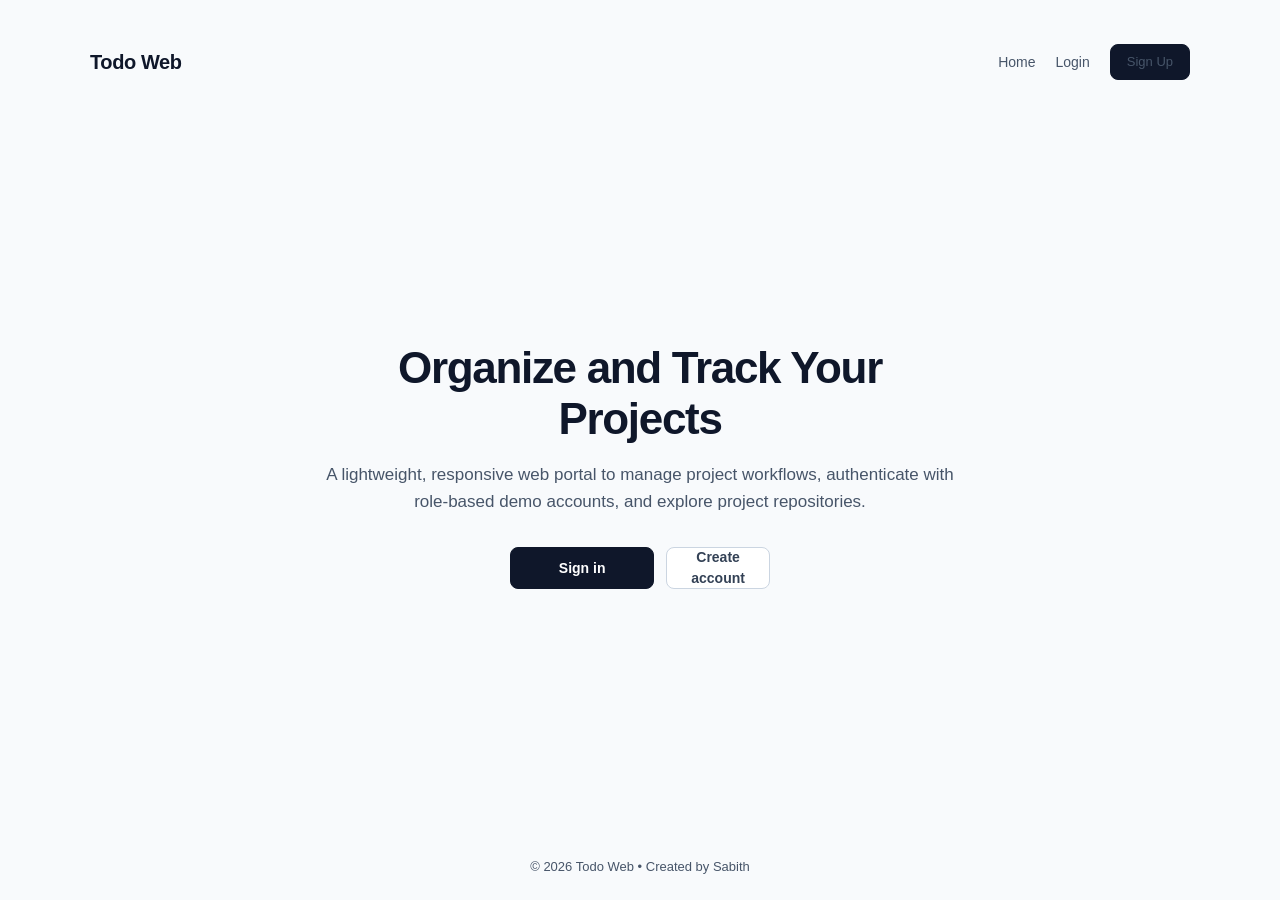
<file: index.html>
<!DOCTYPE html>
<html lang="en">
<head>
    <meta charset="UTF-8">
    <meta name="viewport" content="width=device-width, initial-scale=1.0">
    <title>Todo Web - Task Management Platform</title>
    <meta name="description" content="A modern task management platform that helps you plan, track, and complete your work efficiently.">
    <link rel="stylesheet" href="style.css">
    <style>
        .landing-header {
            width: 100%;
            max-width: 1100px;
            display: flex;
            justify-content: space-between;
            align-items: center;
            padding: 20px 0;
        }

        .landing-logo {
            font-size: 20px;
            font-weight: 700;
            color: var(--text-main);
            text-decoration: none;
            letter-spacing: -0.02em;
        }

        .landing-nav {
            display: flex;
            align-items: center;
            gap: 20px;
        }

        .landing-nav a {
            text-decoration: none;
            font-size: 14px;
            font-weight: 500;
            color: var(--text-secondary);
            transition: color 0.15s ease;
        }

        .landing-nav a:hover {
            color: var(--text-main);
        }

        .landing-hero {
            flex: 1;
            display: flex;
            flex-direction: column;
            align-items: center;
            justify-content: center;
            text-align: center;
            max-width: 680px;
            padding: 60px 16px;
            margin: auto;
        }

        .landing-hero h1 {
            font-size: 44px;
            font-weight: 800;
            color: var(--text-main);
            line-height: 1.15;
            letter-spacing: -0.03em;
            margin-bottom: 16px;
        }

        .landing-hero p {
            font-size: 17px;
            color: var(--text-secondary);
            line-height: 1.6;
            margin-bottom: 32px;
        }

        .hero-cta-group {
            display: flex;
            gap: 12px;
            justify-content: center;
        }

        @media (max-width: 640px) {
            .landing-hero h1 {
                font-size: 32px;
            }
            .landing-hero p {
                font-size: 15px;
            }
            .hero-cta-group {
                flex-direction: column;
                width: 100%;
            }
            .hero-cta-group .btn {
                width: 100%;
            }
        }
    </style>
</head>
<body>

    <header class="landing-header">
        <a href="index.html" class="landing-logo">Todo Web</a>
        <nav class="landing-nav" aria-label="Main Navigation">
            <a href="index.html">Home</a>
            <a href="login.html">Login</a>
            <a href="create.html" class="btn btn-primary" style="height: 36px; padding: 0 16px; font-size: 13px;">Sign Up</a>
        </nav>
    </header>

    <main class="landing-hero">
        <h1>Organize and Track Your Projects</h1>
        <p>
            A lightweight, responsive web portal to manage project workflows,
            authenticate with role-based demo accounts, and explore project repositories.
        </p>

        <div class="hero-cta-group">
            <a href="login.html" class="btn btn-primary" style="padding: 0 24px;">Sign in</a>
            <a href="create.html" class="btn btn-secondary" style="padding: 0 24px;">Create account</a>
        </div>
    </main>

    <footer class="auth-footer" style="margin-top: auto; padding-top: 24px;">
        <p>&copy; 2026 Todo Web • Created by Sabith</p>
    </footer>

</body>
</html>
</file>
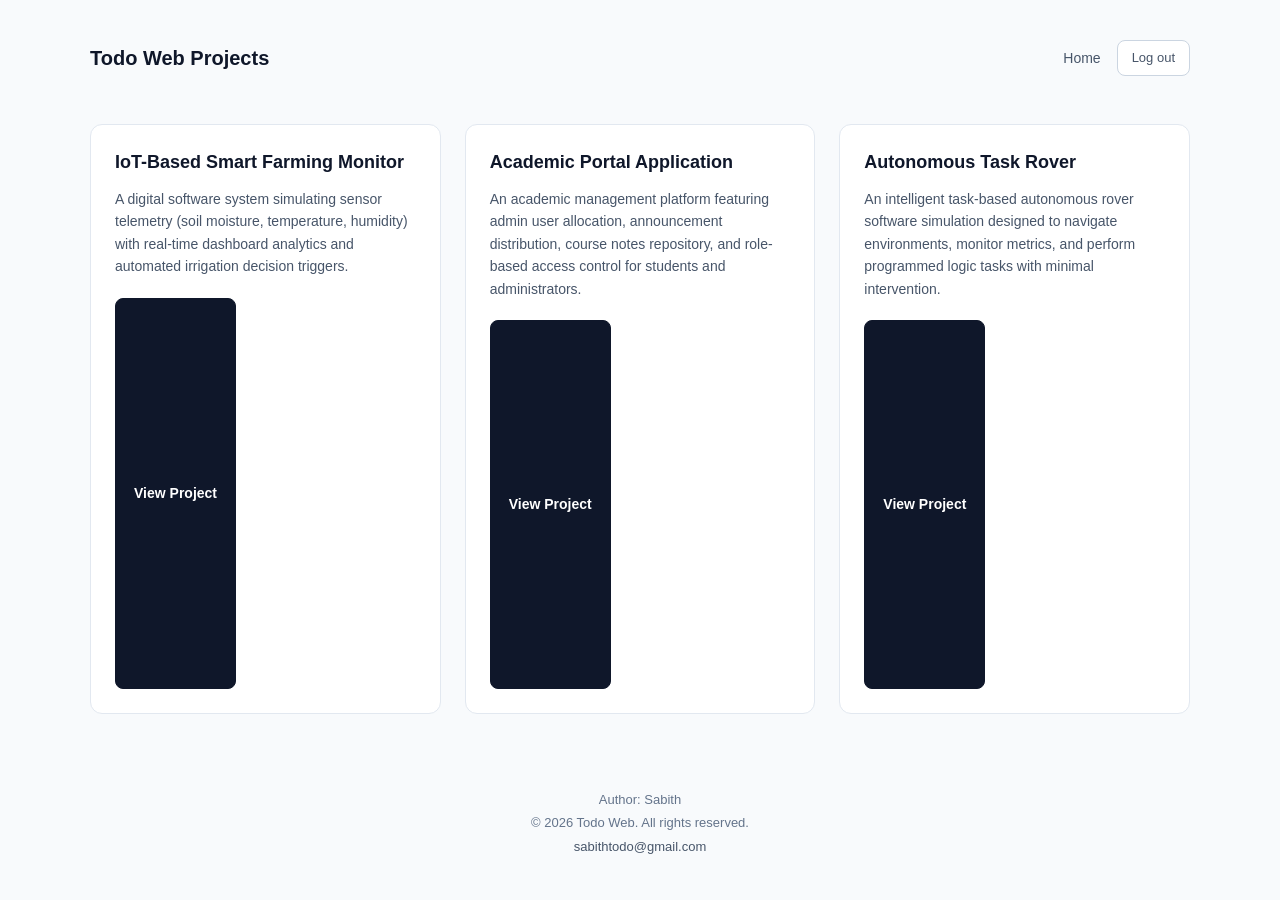
<file: container.html>
<!DOCTYPE html>
<html lang="en">
<head>
    <meta charset="UTF-8">
    <meta name="viewport" content="width=device-width, initial-scale=1.0">
    <title>Projects Dashboard - Todo Web</title>
    <meta name="description" content="Dashboard displaying projects and portfolio modules.">
    <link rel="stylesheet" href="style.css">
    <style>
        .dashboard-header {
            width: 100%;
            max-width: 1100px;
            display: flex;
            justify-content: space-between;
            align-items: center;
            padding: 16px 0;
            margin-bottom: 32px;
        }

        .dashboard-brand {
            font-size: 20px;
            font-weight: 700;
            color: var(--text-main);
        }

        .dashboard-nav {
            display: flex;
            align-items: center;
            gap: 16px;
        }

        .dashboard-nav a {
            text-decoration: none;
            font-size: 14px;
            font-weight: 500;
            color: var(--text-secondary);
            transition: color 0.15s ease;
        }

        .dashboard-nav a:hover {
            color: var(--text-main);
        }

        .dashboard-container {
            width: 100%;
            max-width: 1100px;
            display: grid;
            grid-template-columns: repeat(auto-fill, minmax(320px, 1fr));
            gap: 24px;
            flex: 1;
        }

        .project-card {
            background-color: var(--bg-surface);
            border: 1px solid var(--border-subtle);
            border-radius: var(--radius-panel);
            padding: 24px;
            display: flex;
            flex-direction: column;
            justify-content: space-between;
        }

        .project-card h3 {
            font-size: 18px;
            font-weight: 600;
            color: var(--text-main);
            margin-bottom: 12px;
        }

        .project-card p {
            font-size: 14px;
            color: var(--text-secondary);
            line-height: 1.6;
            margin-bottom: 20px;
            flex: 1;
        }

        .project-card .btn {
            align-self: flex-start;
            padding: 0 18px;
        }

        .dashboard-footer {
            width: 100%;
            max-width: 1100px;
            text-align: center;
            padding: 32px 0 16px;
            margin-top: 40px;
            font-size: 13px;
            color: var(--text-muted);
        }

        .dashboard-footer p {
            margin: 4px 0;
        }

        .dashboard-footer a {
            color: var(--text-secondary);
            text-decoration: none;
        }

        .dashboard-footer a:hover {
            text-decoration: underline;
        }
    </style>
</head>
<body>

    <header class="dashboard-header">
        <div class="dashboard-brand">Todo Web Projects</div>
        <nav class="dashboard-nav" aria-label="Dashboard navigation">
            <a href="index.html">Home</a>
            <a href="login.html" class="btn btn-secondary" style="height: 36px; padding: 0 14px; font-size: 13px;">Log out</a>
        </nav>
    </header>

    <main class="dashboard-container">
        <!-- Project 1 -->
        <article class="project-card">
            <div>
                <h3>IoT-Based Smart Farming Monitor</h3>
                <p>A digital software system simulating sensor telemetry (soil moisture, temperature, humidity) with real-time dashboard analytics and automated irrigation decision triggers.</p>
            </div>
            <a href="https://github.com/sabith-todo/IOT-Based-smart-farming-monitor" target="_blank" rel="noopener noreferrer" class="btn btn-primary">
                View Project
            </a>
        </article>

        <!-- Project 2 -->
        <article class="project-card">
            <div>
                <h3>Academic Portal Application</h3>
                <p>An academic management platform featuring admin user allocation, announcement distribution, course notes repository, and role-based access control for students and administrators.</p>
            </div>
            <a href="https://github.com/sabith-todo/App-" target="_blank" rel="noopener noreferrer" class="btn btn-primary">
                View Project
            </a>
        </article>

        <!-- Project 3 -->
        <article class="project-card">
            <div>
                <h3>Autonomous Task Rover</h3>
                <p>An intelligent task-based autonomous rover software simulation designed to navigate environments, monitor metrics, and perform programmed logic tasks with minimal intervention.</p>
            </div>
            <a href="https://github.com/sabith-todo/reaction" target="_blank" rel="noopener noreferrer" class="btn btn-primary">
                View Project
            </a>
        </article>
    </main>

    <footer class="dashboard-footer">
        <p>Author: Sabith</p>
        <p>&copy; 2026 Todo Web. All rights reserved.</p>
        <p><a href="mailto:sabithtodo@gmail.com">sabithtodo@gmail.com</a></p>
    </footer>

</body>
</html>
</file>
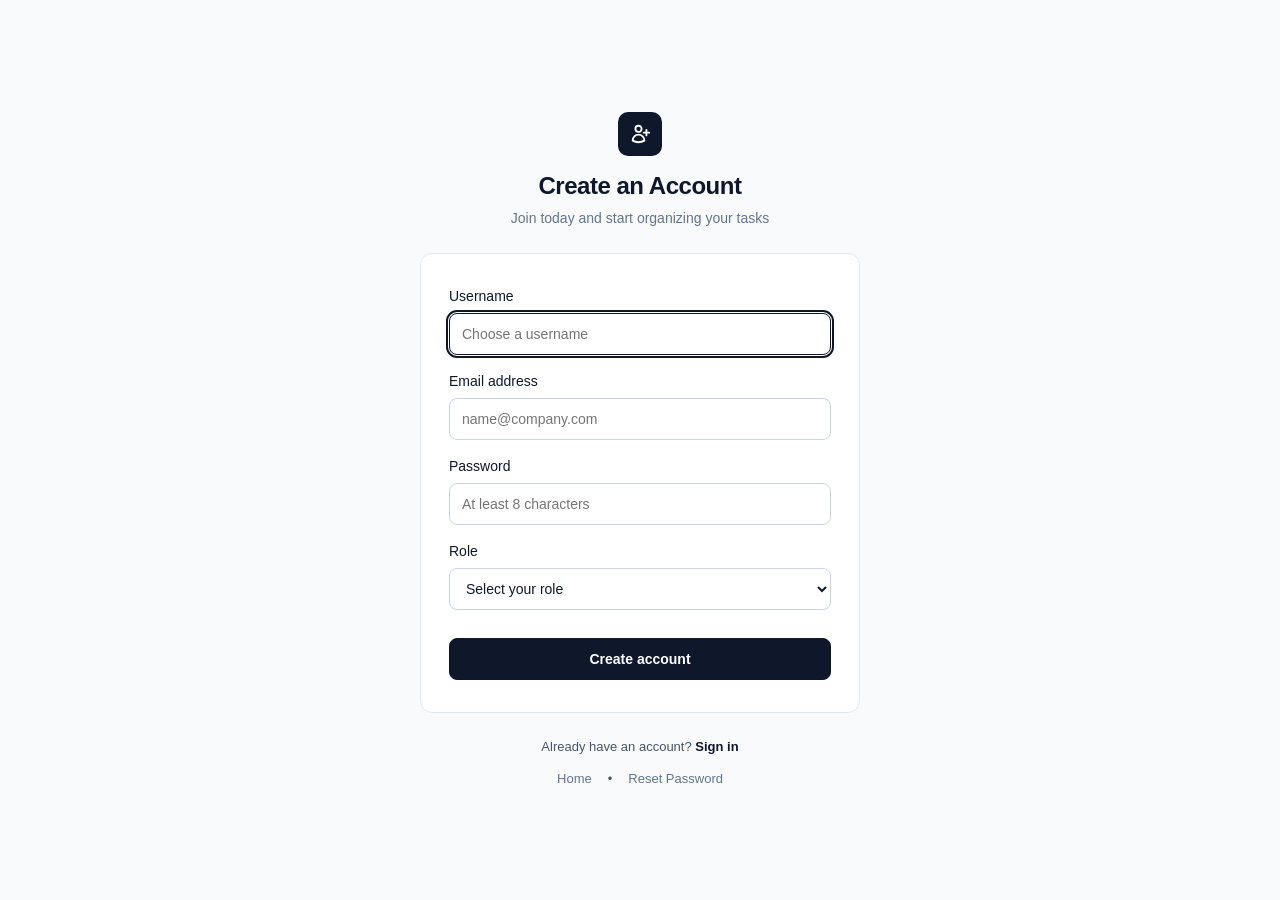
<file: create.html>
<!DOCTYPE html>
<html lang="en">
<head>
    <meta charset="UTF-8">
    <meta name="viewport" content="width=device-width, initial-scale=1.0">
    <title>Sign Up - Simple Login Page</title>
    <meta name="description" content="Create a new account with our simple, accessible registration form.">
    <link rel="stylesheet" href="style.css">
</head>
<body>

<main class="auth-wrapper">
    <!-- Brand / Header -->
    <header class="auth-brand">
        <div class="brand-badge" aria-hidden="true">
            <svg fill="none" viewBox="0 0 24 24" stroke-width="2" stroke="currentColor">
                <path stroke-linecap="round" stroke-linejoin="round" d="M19 7.5v3m0 0v3m0-3h3m-3 0h-3m-2.25-4.125a3.375 3.375 0 11-6.75 0 3.375 3.375 0 016.75 0zM4 19.235v-.11a6.375 6.375 0 0112.75 0v.109A12.318 12.318 0 0110.374 21c-2.331 0-4.512-.645-6.374-1.765z" />
            </svg>
        </div>
        <h1>Create an Account</h1>
        <p>Join today and start organizing your tasks</p>
    </header>

    <!-- Auth Card -->
    <section class="auth-card" aria-label="Registration form container">
        <div id="createAlert" class="alert-banner" role="alert" aria-live="polite"></div>

        <form id="createForm" class="auth-form" onsubmit="return handleCreateAccount(event)">
            <!-- Full Name / Username -->
            <div class="form-group">
                <label for="createUsername">Username</label>
                <div class="input-container">
                    <input 
                        type="text" 
                        id="createUsername" 
                        name="username" 
                        placeholder="Choose a username" 
                        required 
                        autocomplete="username" 
                        autofocus>
                </div>
            </div>

            <!-- Email -->
            <div class="form-group">
                <label for="createEmail">Email address</label>
                <div class="input-container">
                    <input 
                        type="email" 
                        id="createEmail" 
                        name="email" 
                        placeholder="name@company.com" 
                        required 
                        autocomplete="email">
                </div>
            </div>

            <!-- Password -->
            <div class="form-group">
                <label for="createPassword">Password</label>
                <div class="input-container">
                    <input 
                        type="password" 
                        id="createPassword" 
                        name="password" 
                        placeholder="At least 8 characters" 
                        minlength="8" 
                        required 
                        autocomplete="new-password">
                </div>
            </div>

            <!-- Role Selection -->
            <div class="form-group">
                <label for="createRole">Role</label>
                <select id="createRole" name="role" required>
                    <option value="">Select your role</option>
                    <option value="student">Student</option>
                    <option value="admin">Admin</option>
                </select>
            </div>

            <!-- Submit -->
            <div class="form-actions" style="margin-top: 12px;">
                <button type="submit" class="btn btn-primary" style="flex: 1;">Create account</button>
            </div>
        </form>
    </section>

    <!-- Footer Links -->
    <footer class="auth-footer">
        <p>Already have an account? <a href="login.html">Sign in</a></p>
        <nav class="footer-nav" aria-label="Quick links">
            <a href="index.html">Home</a>
            <span>•</span>
            <a href="forgot.html">Reset Password</a>
        </nav>
    </footer>
</main>

<script>
function handleCreateAccount(event) {
    if (event) event.preventDefault();
    
    const user = document.getElementById("createUsername").value.trim();
    const email = document.getElementById("createEmail").value.trim();
    const pass = document.getElementById("createPassword").value;
    const role = document.getElementById("createRole").value;
    const alertEl = document.getElementById("createAlert");

    if (!user || !email || !pass || !role) {
        alertEl.textContent = "Please fill out all required fields.";
        alertEl.className = "alert-banner error";
        return false;
    }

    if (pass.length < 8) {
        alertEl.textContent = "Password must be at least 8 characters.";
        alertEl.className = "alert-banner error";
        return false;
    }

    alertEl.textContent = "Account created successfully! Redirecting to sign in...";
    alertEl.className = "alert-banner success";
    
    setTimeout(function() {
        window.location.href = "login.html";
    }, 1200);

    return false;
}
</script>

</body>
</html>
</file>
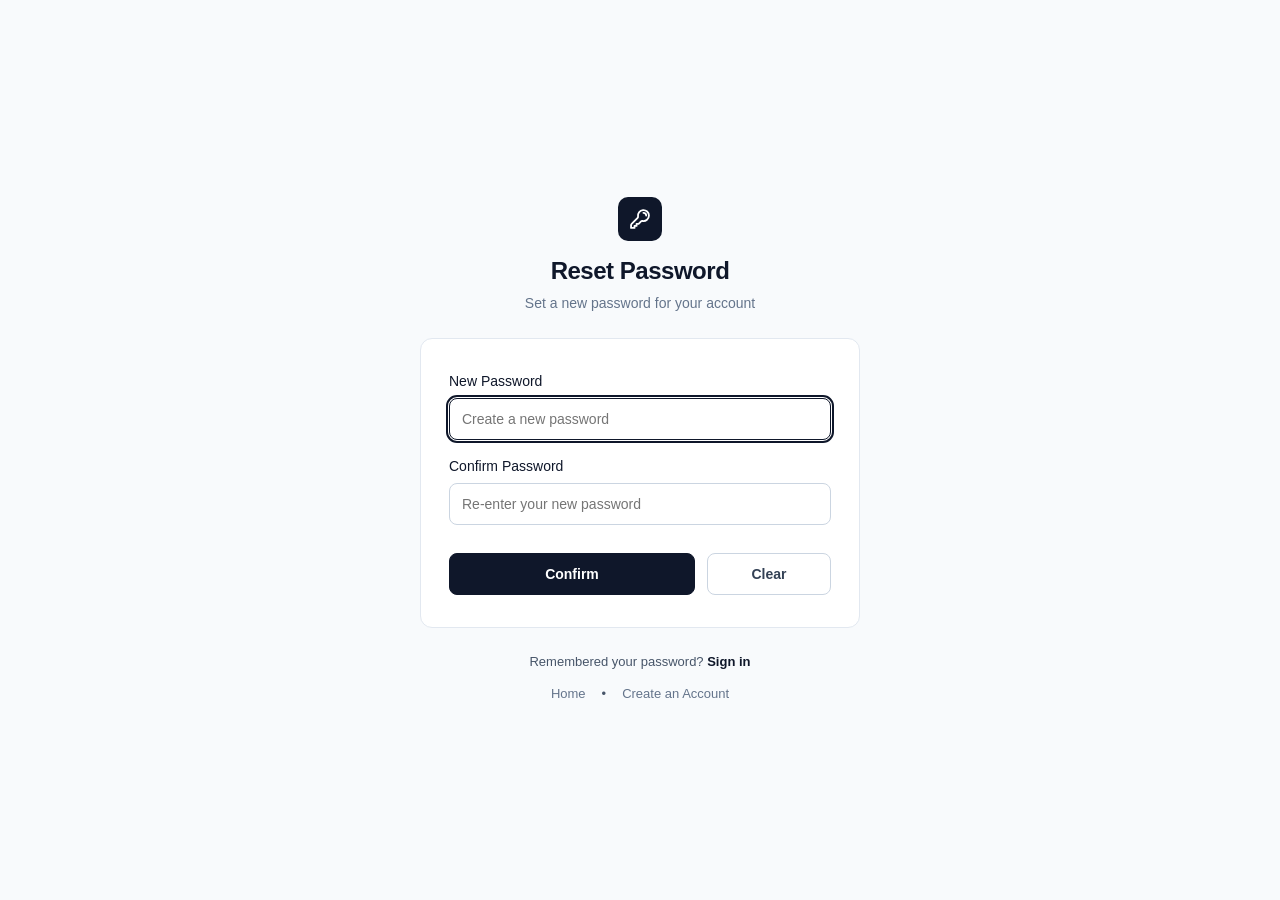
<file: forgot.html>
<!DOCTYPE html>
<html lang="en">
<head>
    <meta charset="UTF-8">
    <meta name="viewport" content="width=device-width, initial-scale=1.0">
    <title>Reset Password - Simple Login Page</title>
    <meta name="description" content="Reset your password easily with our clean and secure reset interface.">
    <link rel="stylesheet" href="style.css">
</head>
<body>

<main class="auth-wrapper">
    <!-- Brand / Header -->
    <header class="auth-brand">
        <div class="brand-badge" aria-hidden="true">
            <svg fill="none" viewBox="0 0 24 24" stroke-width="2" stroke="currentColor">
                <path stroke-linecap="round" stroke-linejoin="round" d="M15.75 5.25a3 3 0 013 3m3 0a6 6 0 01-7.029 5.912c-.563-.097-1.159.026-1.563.43L10.5 17.25H8.25v2.25H6v2.25H2.25v-2.818c0-.597.237-1.17.659-1.591l6.499-6.499c.404-.404.527-1 .43-1.563A6 6 0 1121.75 8.25z" />
            </svg>
        </div>
        <h1>Reset Password</h1>
        <p>Set a new password for your account</p>
    </header>

    <!-- Auth Card -->
    <section class="auth-card" aria-label="Reset password form container">
        <div id="resetAlert" class="alert-banner" role="alert" aria-live="polite"></div>

        <form id="resetForm" class="auth-form" onsubmit="return validatePassword(event)">
            <div class="form-group">
                <label for="newPassword">New Password</label>
                <div class="input-container">
                    <input 
                        type="password" 
                        id="newPassword" 
                        name="newPassword" 
                        placeholder="Create a new password" 
                        required 
                        minlength="8" 
                        autocomplete="new-password"
                        autofocus>
                </div>
            </div>

            <div class="form-group">
                <label for="confirmPassword">Confirm Password</label>
                <div class="input-container">
                    <input 
                        type="password" 
                        id="confirmPassword" 
                        name="confirmPassword" 
                        placeholder="Re-enter your new password" 
                        required 
                        minlength="8" 
                        autocomplete="new-password">
                </div>
            </div>

            <div class="form-actions" style="margin-top: 12px;">
                <button type="submit" class="btn btn-primary" style="flex: 2;">Confirm</button>
                <button type="reset" class="btn btn-secondary" style="flex: 1;" onclick="clearAlert()">Clear</button>
            </div>
        </form>
    </section>

    <!-- Footer Links -->
    <footer class="auth-footer">
        <p>Remembered your password? <a href="login.html">Sign in</a></p>
        <nav class="footer-nav" aria-label="Quick links">
            <a href="index.html">Home</a>
            <span>•</span>
            <a href="create.html">Create an Account</a>
        </nav>
    </footer>
</main>

<script>
function clearAlert() {
    const alertEl = document.getElementById("resetAlert");
    alertEl.className = "alert-banner";
    alertEl.textContent = "";
}

function validatePassword(event) {
    if (event) event.preventDefault();
    
    const password = document.getElementById("newPassword").value;
    const confirmPassword = document.getElementById("confirmPassword").value;
    const alertEl = document.getElementById("resetAlert");

    if (!password || !confirmPassword) {
        alertEl.textContent = "Please fill in both password fields.";
        alertEl.className = "alert-banner error";
        return false;
    }

    if (password.length < 8) {
        alertEl.textContent = "Password must be at least 8 characters long.";
        alertEl.className = "alert-banner error";
        return false;
    }

    if (password !== confirmPassword) {
        alertEl.textContent = "Passwords do not match. Please verify and try again.";
        alertEl.className = "alert-banner error";
        return false;
    }

    alertEl.textContent = "Password updated successfully! Redirecting to sign in...";
    alertEl.className = "alert-banner success";
    
    setTimeout(function() {
        window.location.href = "login.html";
    }, 1200);

    return false;
}
</script>

</body>
</html>
</file>
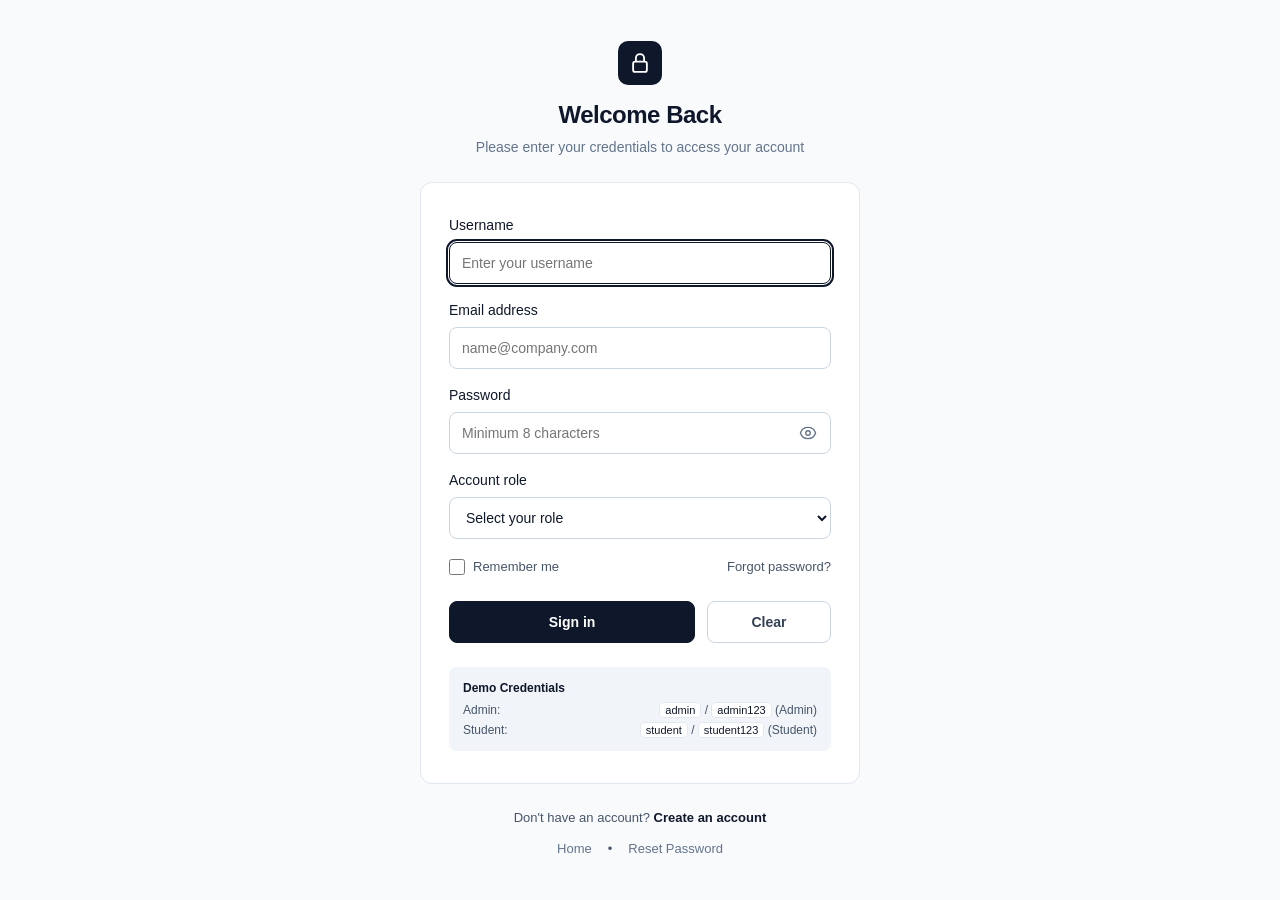
<file: login.html>
<!DOCTYPE html>
<html lang="en">
<head>
    <meta charset="UTF-8">
    <meta name="viewport" content="width=device-width, initial-scale=1.0">
    <title>Login - Simple Login Page</title>
    <meta name="description" content="A clean, accessible, and responsive login interface built with semantic HTML and modern CSS.">
    <link rel="stylesheet" href="style.css">
</head>
<body>

<main class="auth-wrapper">
    <!-- Brand / Header -->
    <header class="auth-brand">
        <div class="brand-badge" aria-hidden="true">
            <svg fill="none" viewBox="0 0 24 24" stroke-width="2" stroke="currentColor">
                <path stroke-linecap="round" stroke-linejoin="round" d="M16.5 10.5V6.75a4.5 4.5 0 10-9 0v3.75m-.75 11.25h10.5a2.25 2.25 0 002.25-2.25v-6.75a2.25 2.25 0 00-2.25-2.25H6.75a2.25 2.25 0 00-2.25 2.25v6.75a2.25 2.25 0 002.25 2.25z" />
            </svg>
        </div>
        <h1>Welcome Back</h1>
        <p>Please enter your credentials to access your account</p>
    </header>

    <!-- Auth Card -->
    <section class="auth-card" aria-label="Login form container">
        <!-- Live status feedback banner -->
        <div id="statusAlert" class="alert-banner" role="alert" aria-live="polite"></div>

        <form id="loginForm" class="auth-form" onsubmit="return handleLogin(event)" novalidate>
            <!-- Username -->
            <div class="form-group">
                <label for="username">Username</label>
                <div class="input-container">
                    <input 
                        type="text" 
                        id="username" 
                        name="username" 
                        placeholder="Enter your username" 
                        required 
                        autocomplete="username" 
                        autofocus>
                </div>
            </div>

            <!-- Email -->
            <div class="form-group">
                <label for="email">Email address</label>
                <div class="input-container">
                    <input 
                        type="email" 
                        id="email" 
                        name="email" 
                        placeholder="name@company.com" 
                        required 
                        autocomplete="email">
                </div>
            </div>

            <!-- Password with Show/Hide Toggle -->
            <div class="form-group">
                <label for="password">Password</label>
                <div class="input-container">
                    <input 
                        type="password" 
                        id="password" 
                        name="password" 
                        placeholder="Minimum 8 characters" 
                        minlength="8" 
                        required 
                        autocomplete="current-password">
                    <button 
                        type="button" 
                        id="togglePasswordBtn" 
                        class="password-toggle-btn" 
                        aria-label="Show password" 
                        title="Show password" 
                        onclick="togglePasswordVisibility()">
                        <svg id="eyeIcon" fill="none" viewBox="0 0 24 24" stroke-width="1.8" stroke="currentColor">
                            <path stroke-linecap="round" stroke-linejoin="round" d="M2.036 12.322a1.012 1.012 0 010-.639C3.423 7.51 7.36 4.5 12 4.5c4.638 0 8.573 3.007 9.963 7.178.07.207.07.431 0 .639C20.577 16.49 16.64 19.5 12 19.5c-4.638 0-8.573-3.007-9.963-7.178z" />
                            <path stroke-linecap="round" stroke-linejoin="round" d="M15 12a3 3 0 11-6 0 3 3 0 016 0z" />
                        </svg>
                    </button>
                </div>
            </div>

            <!-- Role Selection -->
            <div class="form-group">
                <label for="role">Account role</label>
                <select id="role" name="role" required>
                    <option value="">Select your role</option>
                    <option value="admin">Admin</option>
                    <option value="student">Student</option>
                </select>
            </div>

            <!-- Remember Me & Forgot Password -->
            <div class="form-options-row">
                <label class="checkbox-label" for="remember">
                    <input type="checkbox" id="remember" name="remember">
                    <span>Remember me</span>
                </label>
                <a href="forgot.html" class="forgot-link">Forgot password?</a>
            </div>

            <!-- Action Buttons -->
            <div class="form-actions">
                <button type="submit" class="btn btn-primary" id="loginBtn">Sign in</button>
                <button type="reset" class="btn btn-secondary" onclick="resetFormState()">Clear</button>
            </div>
        </form>

        <!-- Demo Credentials Helper -->
        <aside class="demo-credentials-box" aria-label="Demo credentials">
            <p class="demo-credentials-title">Demo Credentials</p>
            <div class="demo-credentials-list">
                <div class="demo-cred-row">
                    <span>Admin:</span>
                    <span><code>admin</code> / <code>admin123</code> (Admin)</span>
                </div>
                <div class="demo-cred-row">
                    <span>Student:</span>
                    <span><code>student</code> / <code>student123</code> (Student)</span>
                </div>
            </div>
        </aside>
    </section>

    <!-- Footer Links -->
    <footer class="auth-footer">
        <p>Don't have an account? <a href="create.html">Create an account</a></p>
        <nav class="footer-nav" aria-label="Quick links">
            <a href="index.html">Home</a>
            <span>•</span>
            <a href="forgot.html">Reset Password</a>
        </nav>
    </footer>
</main>

<script>
function showAlert(message, type) {
    const alertEl = document.getElementById("statusAlert");
    alertEl.textContent = message;
    alertEl.className = "alert-banner " + type;
}

function resetFormState() {
    const alertEl = document.getElementById("statusAlert");
    alertEl.className = "alert-banner";
    alertEl.textContent = "";
}

function togglePasswordVisibility() {
    const passInput = document.getElementById("password");
    const toggleBtn = document.getElementById("togglePasswordBtn");
    const eyeIcon = document.getElementById("eyeIcon");
    
    if (passInput.type === "password") {
        passInput.type = "text";
        toggleBtn.setAttribute("aria-label", "Hide password");
        toggleBtn.title = "Hide password";
        eyeIcon.innerHTML = `
            <path stroke-linecap="round" stroke-linejoin="round" d="M3.98 8.223A10.477 10.477 0 001.934 12C3.226 16.338 7.244 19.5 12 19.5c.993 0 1.953-.138 2.863-.395M6.228 6.228A10.45 10.45 0 0112 4.5c4.756 0 8.773 3.162 10.065 7.498a10.523 10.523 0 01-4.293 5.774M6.228 6.228L3 3m3.228 3.228l3.65 3.65m7.894 7.894L21 21m-3.228-3.228l-3.65-3.65m0 0a3 3 0 10-4.243-4.243m4.242 4.242L9.88 9.88" />
        `;
    } else {
        passInput.type = "password";
        toggleBtn.setAttribute("aria-label", "Show password");
        toggleBtn.title = "Show password";
        eyeIcon.innerHTML = `
            <path stroke-linecap="round" stroke-linejoin="round" d="M2.036 12.322a1.012 1.012 0 010-.639C3.423 7.51 7.36 4.5 12 4.5c4.638 0 8.573 3.007 9.963 7.178.07.207.07.431 0 .639C20.577 16.49 16.64 19.5 12 19.5c-4.638 0-8.573-3.007-9.963-7.178z" />
            <path stroke-linecap="round" stroke-linejoin="round" d="M15 12a3 3 0 11-6 0 3 3 0 016 0z" />
        `;
    }
}

function handleLogin(event) {
    if (event) event.preventDefault();
    
    const user = document.getElementById("username").value.trim();
    const email = document.getElementById("email").value.trim();
    const pass = document.getElementById("password").value;
    const role = document.getElementById("role").value;

    if (!user || !email || !pass || !role) {
        showAlert("Please fill in all required fields.", "error");
        return false;
    }

    // Demo credentials verification
    if (user === "admin" && pass === "admin123" && role === "admin") {
        showAlert("Admin authentication successful. Redirecting to projects...", "success");
        setTimeout(function() {
            window.location.href = "container.html";
        }, 800);
        return false;
    }

    if (user === "student" && pass === "student123" && role === "student") {
        showAlert("Student authentication successful. Redirecting to projects...", "success");
        setTimeout(function() {
            window.location.href = "container.html";
        }, 800);
        return false;
    }

    showAlert("Invalid credentials or mismatched role. Check demo credentials below.", "error");
    return false;
}
</script>

</body>
</html>
</file>
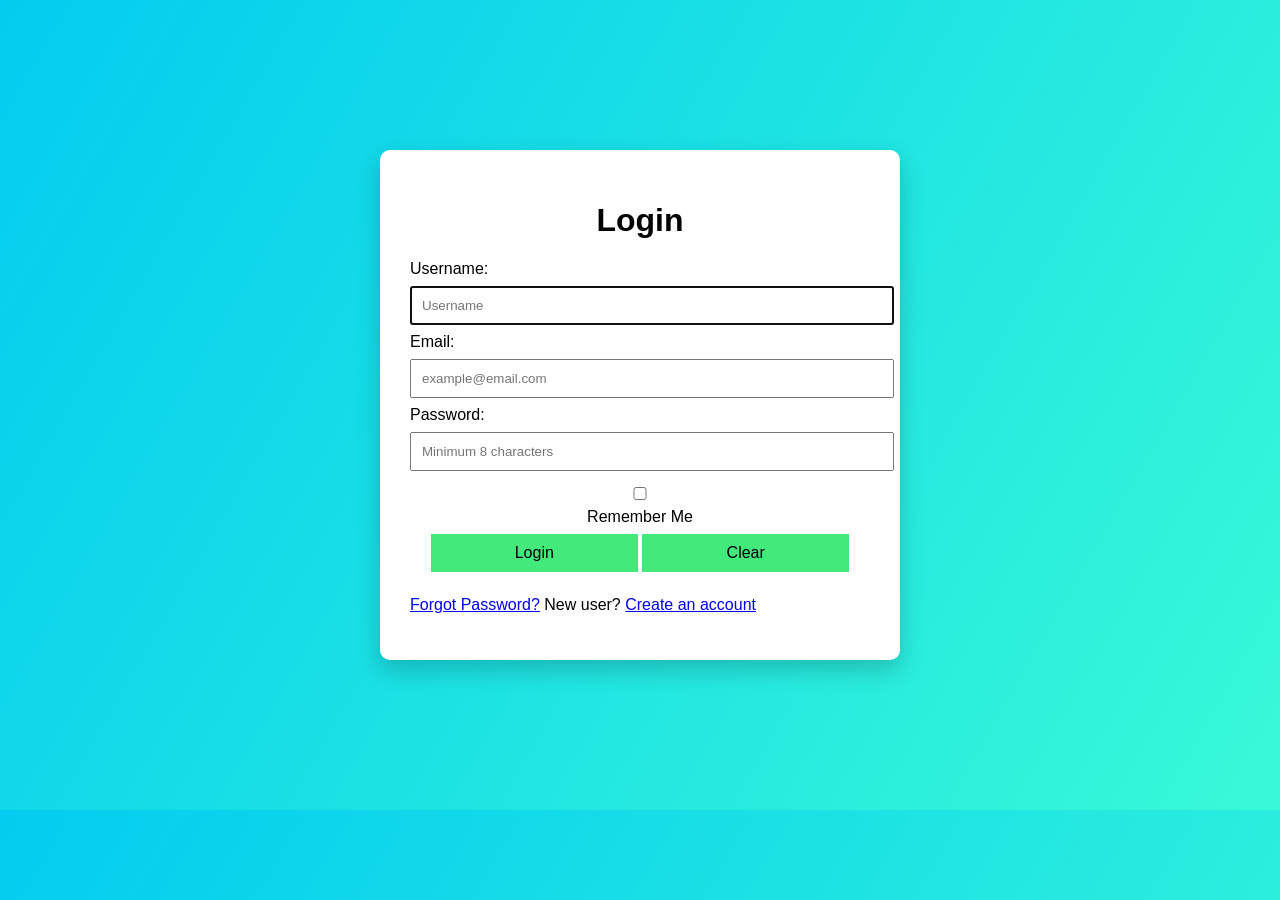
<file: new.html>
<!DOCTYPE html>
<html lang="en">
<head>
    <title>Login</title>

    <style>
        body {
            margin: 0;
            height: 90vh;
            display: flex;
            justify-content: center;
            align-items: center;
            background: linear-gradient(120deg, #03ccf0, #38f9d7);
            font-family: Arial, sans-serif;
        }

        .box {
            background: #fff;
            padding: 30px;
            width: 460px;
            border-radius: 10px;
            box-shadow: 0 10px 25px rgba(0,0,0,0.2);
        }

        h1 {
            text-align: center;
        }

        input {
            width: 100%;
            padding: 10px;
            margin: 8px 0;
        }

        input[type="submit"],
        input[type="reset"] {
            width: 45%;
            padding: 10px;
            background: #43e97b;
            border: none;
            cursor: pointer;
            font-size: 16px;
        }

        .actions {
            text-align: center;
        }



    </style>
</head>

<body>

<div class="box">
    <h1>Login</h1>

 <form onsubmit="login(); return false;">


        <label for="username" style="width: 40%;">Username:</label>
        <input type="text" id="username" name="username"
               placeholder="Username" required autofocus>

        <label for="email">Email:</label>
        <input type="email" id="email" name="email"
               placeholder="example@email.com" required>

        <label for="password">Password:</label>
        <input type="password" id="password" name="password"
               placeholder="Minimum 8 characters"
               minlength="8" required>
                <center>
        <input type="checkbox" id="remember" name="remember">
        <label for="remember">Remember Me</label></center>

        <div class="actions">
            <input type="submit" value="Login">
            <input type="reset" value="Clear">
        </div>

    </form>

    <p>
        <a href="forgot.html">Forgot Password?</a>
        New user? <a href="create.html">Create an account</a>
    </p>
</div>

</body>
</html>
</file>
<file: style.css>
/* ==========================================================================
   Simple Login Page - Core Stylesheet
   Modern, accessible, responsive design built with HTML5 & CSS3
   ========================================================================== */

:root {
  --bg-ground: #f8fafc;
  --bg-surface: #ffffff;
  --bg-subtle: #f1f5f9;
  
  --border-subtle: #e2e8f0;
  --border-input: #cbd5e1;
  --border-focus: #0f172a;
  
  --text-main: #0f172a;
  --text-secondary: #475569;
  --text-muted: #64748b;
  
  --btn-primary-bg: #0f172a;
  --btn-primary-hover: #1e293b;
  --btn-primary-text: #ffffff;
  
  --btn-secondary-bg: #ffffff;
  --btn-secondary-hover: #f1f5f9;
  --btn-secondary-text: #334155;
  --btn-secondary-border: #cbd5e1;
  
  --state-success-bg: #f0fdf4;
  --state-success-text: #166534;
  --state-success-border: #bbf7d0;
  
  --state-error-bg: #fef2f2;
  --state-error-text: #991b1b;
  --state-error-border: #fecaca;
  
  --radius-panel: 12px;
  --radius-field: 8px;
  --radius-btn: 8px;
  
  --font-sans: -apple-system, BlinkMacSystemFont, "Segoe UI", Roboto, Helvetica, Arial, sans-serif;
}

/* Base Reset & Layout */
*, *::before, *::after {
  box-sizing: border-box;
  margin: 0;
  padding: 0;
}

body {
  min-height: 100dvh;
  background-color: var(--bg-ground);
  color: var(--text-main);
  font-family: var(--font-sans);
  font-size: 15px;
  line-height: 1.5;
  display: flex;
  flex-direction: column;
  justify-content: center;
  align-items: center;
  padding: 24px 16px;
  -webkit-font-smoothing: antialiased;
}

/* Main Auth Wrapper */
.auth-wrapper {
  width: 100%;
  max-width: 440px;
  margin: 0 auto;
}

/* Brand / Top Header */
.auth-brand {
  text-align: center;
  margin-bottom: 24px;
}

.brand-badge {
  display: inline-flex;
  align-items: center;
  justify-content: center;
  width: 44px;
  height: 44px;
  border-radius: 10px;
  background-color: var(--btn-primary-bg);
  color: #ffffff;
  margin-bottom: 12px;
}

.brand-badge svg {
  width: 22px;
  height: 22px;
}

.auth-brand h1 {
  font-size: 24px;
  font-weight: 700;
  color: var(--text-main);
  letter-spacing: -0.02em;
}

.auth-brand p {
  font-size: 14px;
  color: var(--text-muted);
  margin-top: 4px;
}

/* Card Surface */
.auth-card {
  background-color: var(--bg-surface);
  border: 1px solid var(--border-subtle);
  border-radius: var(--radius-panel);
  padding: 32px 28px;
}

/* Feedback Alert Banner */
.alert-banner {
  display: none;
  padding: 10px 14px;
  border-radius: var(--radius-field);
  font-size: 13px;
  font-weight: 500;
  margin-bottom: 20px;
}

.alert-banner.error {
  display: block;
  background-color: var(--state-error-bg);
  color: var(--state-error-text);
  border: 1px solid var(--state-error-border);
}

.alert-banner.success {
  display: block;
  background-color: var(--state-success-bg);
  color: var(--state-success-text);
  border: 1px solid var(--state-success-border);
}

/* Form Styles */
.auth-form {
  display: flex;
  flex-direction: column;
  gap: 16px;
}

.form-group {
  display: flex;
  flex-direction: column;
  gap: 6px;
}

.form-group label {
  font-size: 14px;
  font-weight: 500;
  color: var(--text-main);
}

/* Inputs & Select */
.input-container {
  position: relative;
  display: flex;
  align-items: center;
}

.input-container input,
.form-group select {
  width: 100%;
  height: 42px;
  padding: 0 12px;
  font-size: 14px;
  font-family: inherit;
  color: var(--text-main);
  background-color: var(--bg-surface);
  border: 1px solid var(--border-input);
  border-radius: var(--radius-field);
  transition: border-color 0.15s ease;
}

.input-container input:hover,
.form-group select:hover {
  border-color: #94a3b8;
}

.input-container input:focus,
.form-group select:focus {
  outline: 2px solid var(--border-focus);
  outline-offset: 1px;
  border-color: var(--border-focus);
}

/* Password Toggle Button */
.password-toggle-btn {
  position: absolute;
  right: 8px;
  background: none;
  border: none;
  color: var(--text-muted);
  cursor: pointer;
  padding: 6px;
  display: flex;
  align-items: center;
  justify-content: center;
  border-radius: 4px;
}

.password-toggle-btn:hover {
  color: var(--text-main);
}

.password-toggle-btn:focus-visible {
  outline: 2px solid var(--border-focus);
  outline-offset: 1px;
}

.password-toggle-btn svg {
  width: 18px;
  height: 18px;
}

/* Checkbox Row & Forgot Password */
.form-options-row {
  display: flex;
  align-items: center;
  justify-content: space-between;
  gap: 12px;
  font-size: 13px;
  margin-top: 2px;
}

.checkbox-label {
  display: inline-flex;
  align-items: center;
  gap: 8px;
  cursor: pointer;
  color: var(--text-secondary);
  user-select: none;
}

.checkbox-label input[type="checkbox"] {
  width: 16px;
  height: 16px;
  accent-color: var(--color-primary);
  cursor: pointer;
}

.forgot-link {
  color: var(--text-secondary);
  text-decoration: none;
  font-weight: 500;
  transition: color 0.15s ease;
}

.forgot-link:hover {
  color: var(--text-main);
  text-decoration: underline;
}

.forgot-link:focus-visible {
  outline: 2px solid var(--border-focus);
  outline-offset: 2px;
  border-radius: 2px;
}

/* Button Group */
.form-actions {
  display: flex;
  gap: 12px;
  margin-top: 8px;
}

.btn {
  height: 42px;
  font-size: 14px;
  font-weight: 600;
  font-family: inherit;
  border-radius: var(--radius-btn);
  cursor: pointer;
  display: inline-flex;
  align-items: center;
  justify-content: center;
  text-decoration: none;
  transition: background-color 0.15s ease, border-color 0.15s ease, color 0.15s ease;
}

.btn-primary {
  flex: 2;
  background-color: var(--btn-primary-bg);
  color: var(--btn-primary-text);
  border: 1px solid var(--btn-primary-bg);
}

.btn-primary:hover {
  background-color: var(--btn-primary-hover);
  border-color: var(--btn-primary-hover);
}

.btn-primary:focus-visible {
  outline: 2px solid var(--border-focus);
  outline-offset: 2px;
}

.btn-secondary {
  flex: 1;
  background-color: var(--btn-secondary-bg);
  color: var(--btn-secondary-text);
  border: 1px solid var(--btn-secondary-border);
}

.btn-secondary:hover {
  background-color: var(--btn-secondary-hover);
  border-color: #94a3b8;
}

.btn-secondary:focus-visible {
  outline: 2px solid var(--border-focus);
  outline-offset: 2px;
}

/* Demo Credentials Hint Box */
.demo-credentials-box {
  margin-top: 24px;
  padding: 12px 14px;
  background-color: var(--bg-subtle);
  border-radius: var(--radius-field);
  font-size: 12px;
  color: var(--text-secondary);
}

.demo-credentials-title {
  font-weight: 600;
  color: var(--text-main);
  margin-bottom: 4px;
}

.demo-credentials-list {
  display: flex;
  flex-direction: column;
  gap: 2px;
}

.demo-cred-row {
  display: flex;
  justify-content: space-between;
}

.demo-cred-row code {
  background-color: #ffffff;
  padding: 1px 5px;
  border-radius: 4px;
  border: 1px solid var(--border-subtle);
  color: var(--text-main);
  font-family: inherit;
  font-size: 11px;
}

/* Card Footer Links */
.auth-footer {
  text-align: center;
  margin-top: 24px;
  font-size: 13px;
  color: var(--text-secondary);
}

.auth-footer a {
  color: var(--text-main);
  font-weight: 600;
  text-decoration: none;
  transition: color 0.15s ease;
}

.auth-footer a:hover {
  text-decoration: underline;
}

.auth-footer a:focus-visible {
  outline: 2px solid var(--border-focus);
  outline-offset: 2px;
  border-radius: 2px;
}

.footer-nav {
  margin-top: 12px;
  display: flex;
  justify-content: center;
  gap: 16px;
}

.footer-nav a {
  color: var(--text-muted);
  font-weight: 500;
}

.footer-nav a:hover {
  color: var(--text-main);
}

/* Responsive adjustments */
@media (max-width: 480px) {
  body {
    padding: 16px 12px;
  }
  
  .auth-card {
    padding: 24px 20px;
  }
  
  .auth-brand h1 {
    font-size: 22px;
  }
  
  .form-actions {
    flex-direction: column;
  }
  
  .btn-primary, .btn-secondary {
    width: 100%;
    flex: unset;
  }
}
</file>
